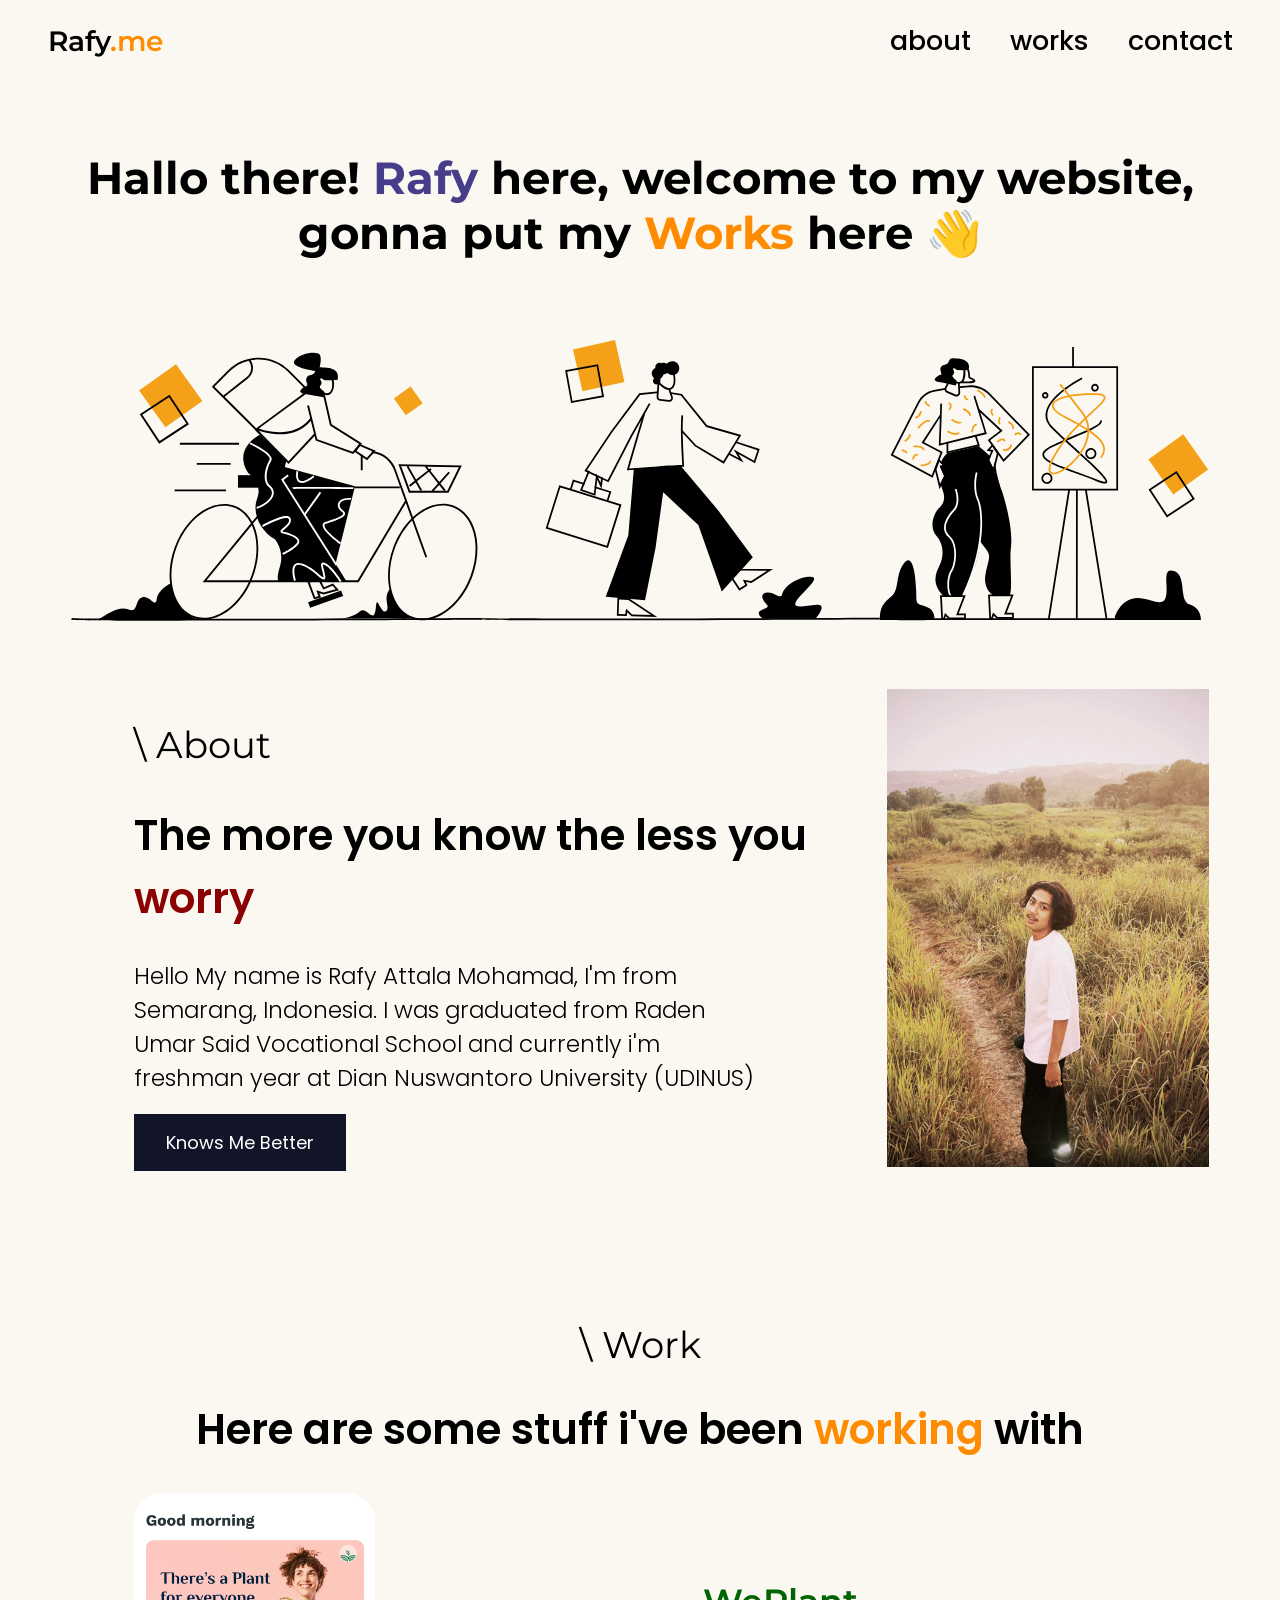
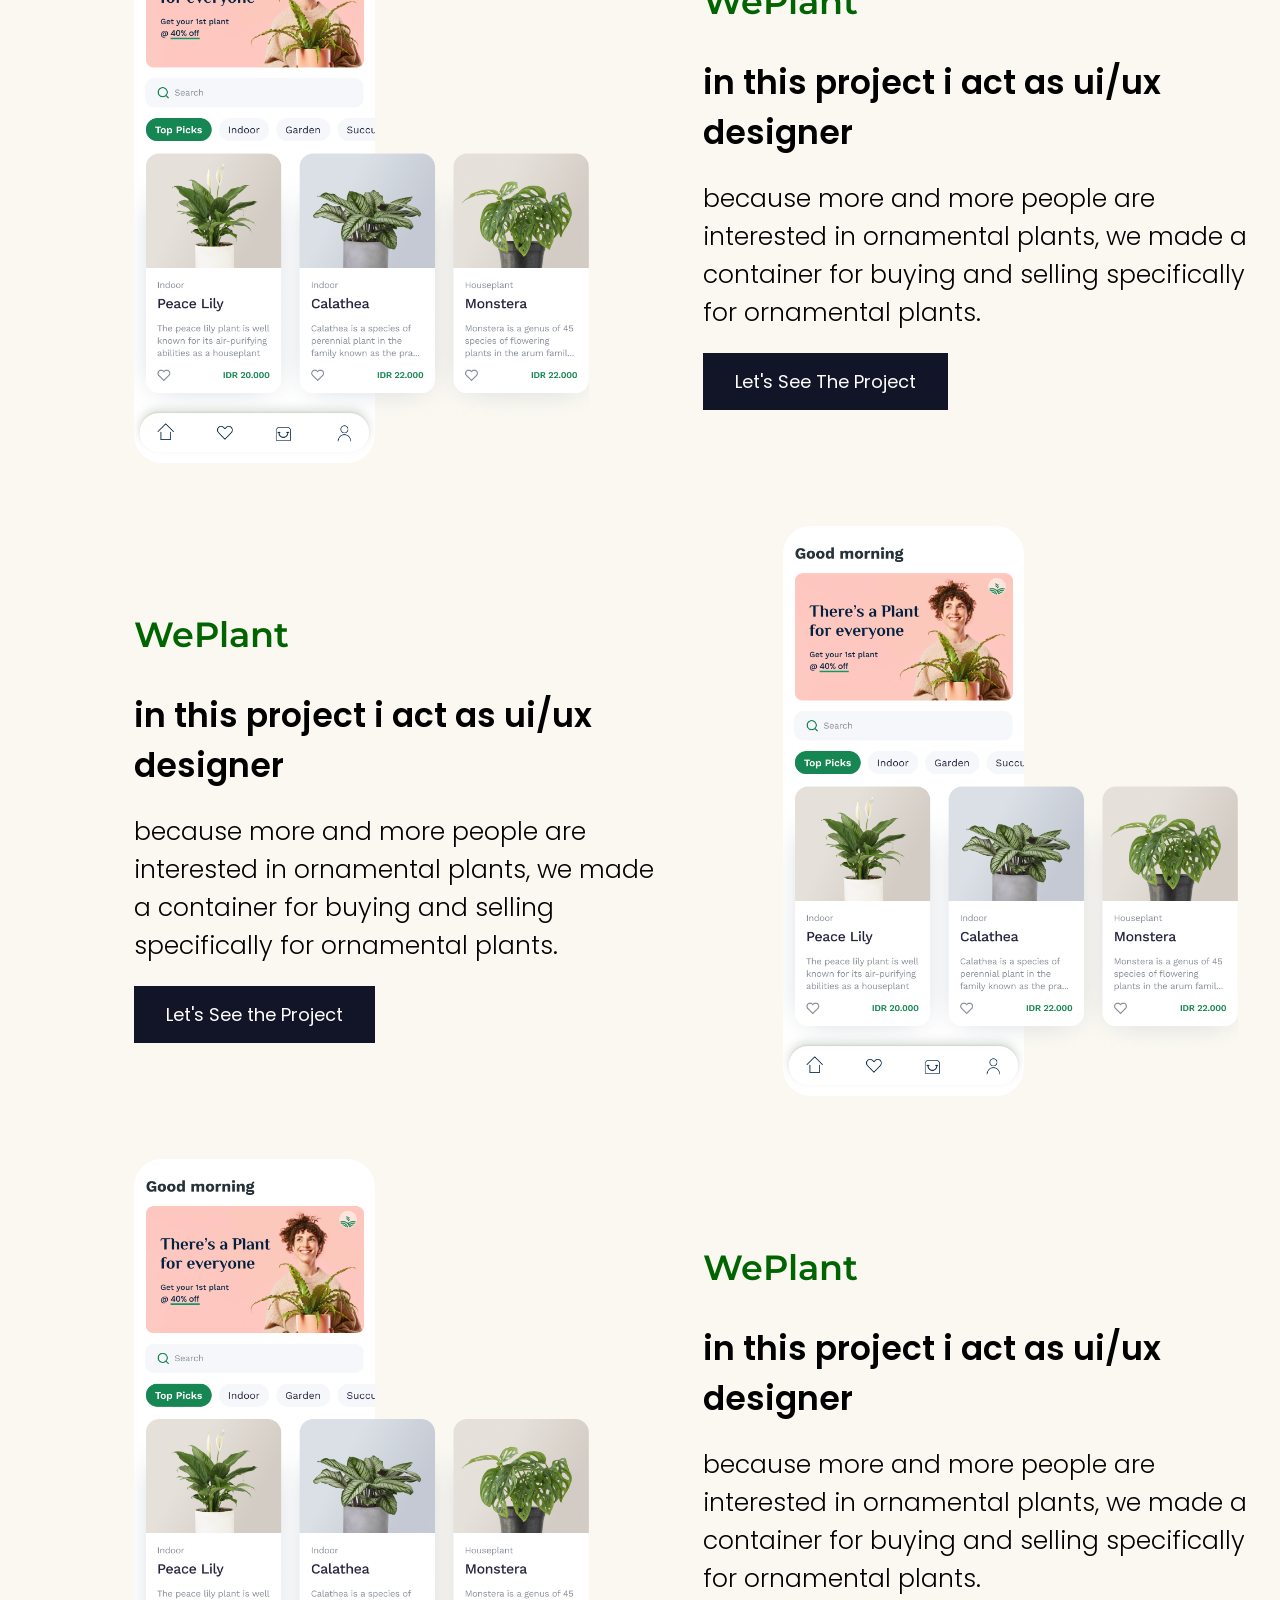
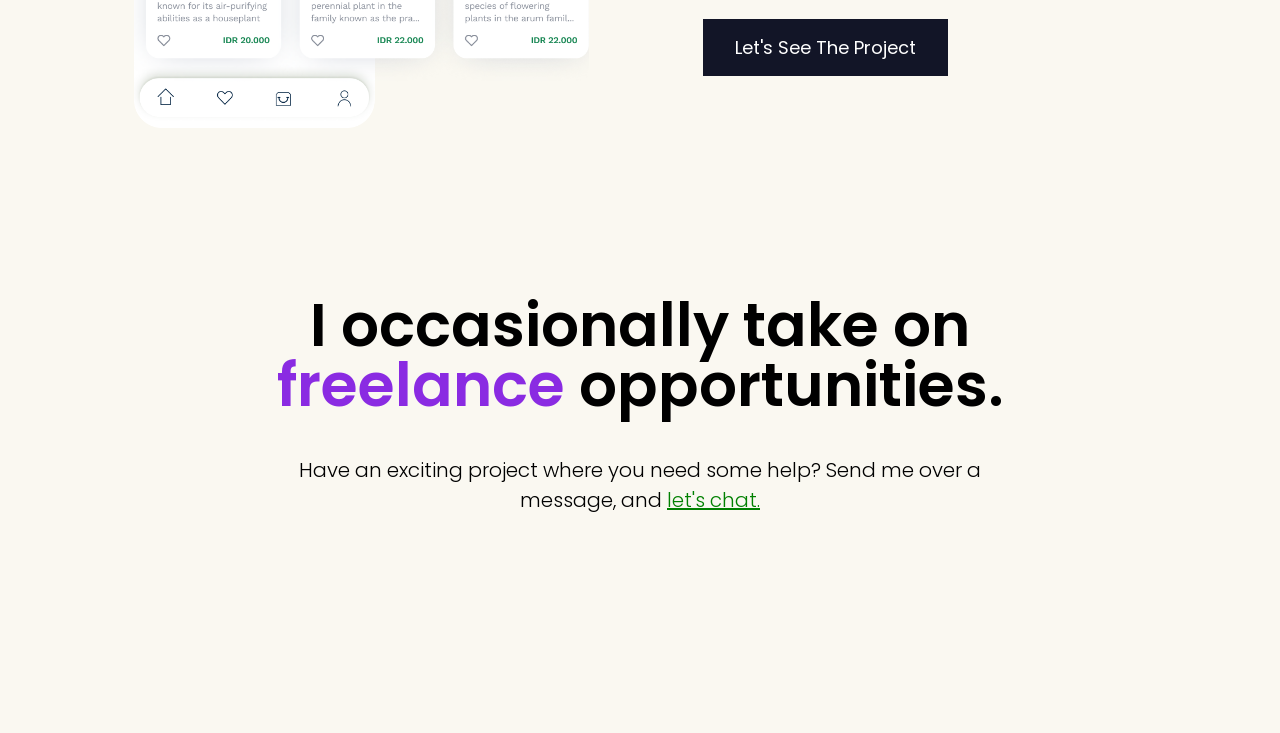
<file: index.html>
<!DOCTYPE html>
<html lang="en">
<head>
    <meta charset="UTF-8">
    <meta http-equiv="X-UA-Compatible" content="IE=edge">
    <meta name="viewport" content="width=device-width, initial-scale=1.0">
    <link rel="stylesheet" href="style.css">
    <link href='https://fonts.googleapis.com/css?family=Montserrat' rel='stylesheet'>
    <link href='https://fonts.googleapis.com/css?family=Poppins' rel='stylesheet'>
    <title>rafy.me</title>
</head>
<body>
    <header>
        <ul class="topnavbar">
            <div class="logo">
                <li><a href="index.html">Rafy<span style="color:darkorange;">.me</span></a></li>
            </div>
            <div class="menu">
                <li><a href="#about">about</a></li>
                <li><a href="#works">works</a></li>
                <li><a href="#contact">contact</a></li>
            </div>
        </ul>
    </header>
        <main class="introduction">
            <h1>Hallo there! <span style="color:darkslateblue;">Rafy</span> here, welcome to
                my website, gonna put my <span style="color: darkorange;">Works</span> here 👋</H1>
            <!-- <h3>Lorem ipsum dolor sit amet consectetur adipisicing elit.</h3> -->
        </main>
        <div class="mainimage">
            <img src="image1.svg" alt="">
        </div>

    <div class="content1" id="about">
        <div class="main-content1">
            <p>\ About</p>
            <h1>The more you know the less you <span style="color:darkred">worry</span></h1>
            <h2> Hello My name is Rafy Attala Mohamad, I'm from Semarang, Indonesia. I was graduated from Raden Umar Said Vocational School and currently i'm freshman year at Dian Nuswantoro University (UDINUS)</h2>
            <button type="button"><a href="knowsmebetter.html">Knows Me Better</a></button>
        </div>
        <img src="image4.jpg" alt="">
    </div>

    <div class="content2" id="works">
        <h1>\ Work</h1>
        <h3>Here are some stuff i've been <span style="color: darkorange;">working</span> with</h3>
    </div>

    <div class="porto-weplant">
        <img src="image5.png" alt="">
        <div class="desc-weplant">
            <p>WePlant</p>
            <h1>in this project i act as ui/ux designer</h1>
            <h2>because more and more people are interested in ornamental plants, we made a container for buying and selling specifically for ornamental plants.</h2>
            <button type="button"><a href="weplant.html">Let's See The Project</a></button>
        </div>
    </div>

    <div class="porto-lorem1">
        <div class="desc-lorem1">
            <p>WePlant</p>
            <h1>in this project i act as ui/ux designer</h1>
            <h2>because more and more people are interested in ornamental plants, we made a container for buying and selling specifically for ornamental plants.</h2>
            <button type="button"><a href="weplant.html">Let's See the Project</a></button>
        </div>
        <img src="image5.png" alt="">
    </div>

    <div class="porto-lorem2">
        <img src="image5.png" alt="">
        <div class="desc-lorem2">
            <p>WePlant</p>
            <h1>in this project i act as ui/ux designer</h1>
            <h2>because more and more people are interested in ornamental plants, we made a container for buying and selling specifically for ornamental plants.</h2>
            <button type="button"><a href="weplant.html">Let's See The Project</a></button>
        </div>
    </div>

    <div class="contact" id="contact">
        <h1>I occasionally take on <span style="color:blueviolet ">freelance</span> opportunities.</h1>
        <p>Have an exciting project where you need some help?
        Send me over a message, and <a href="https://wa.me/6281315488727">let's chat.</a></p>
    </div>
</body>
</html>
</file>
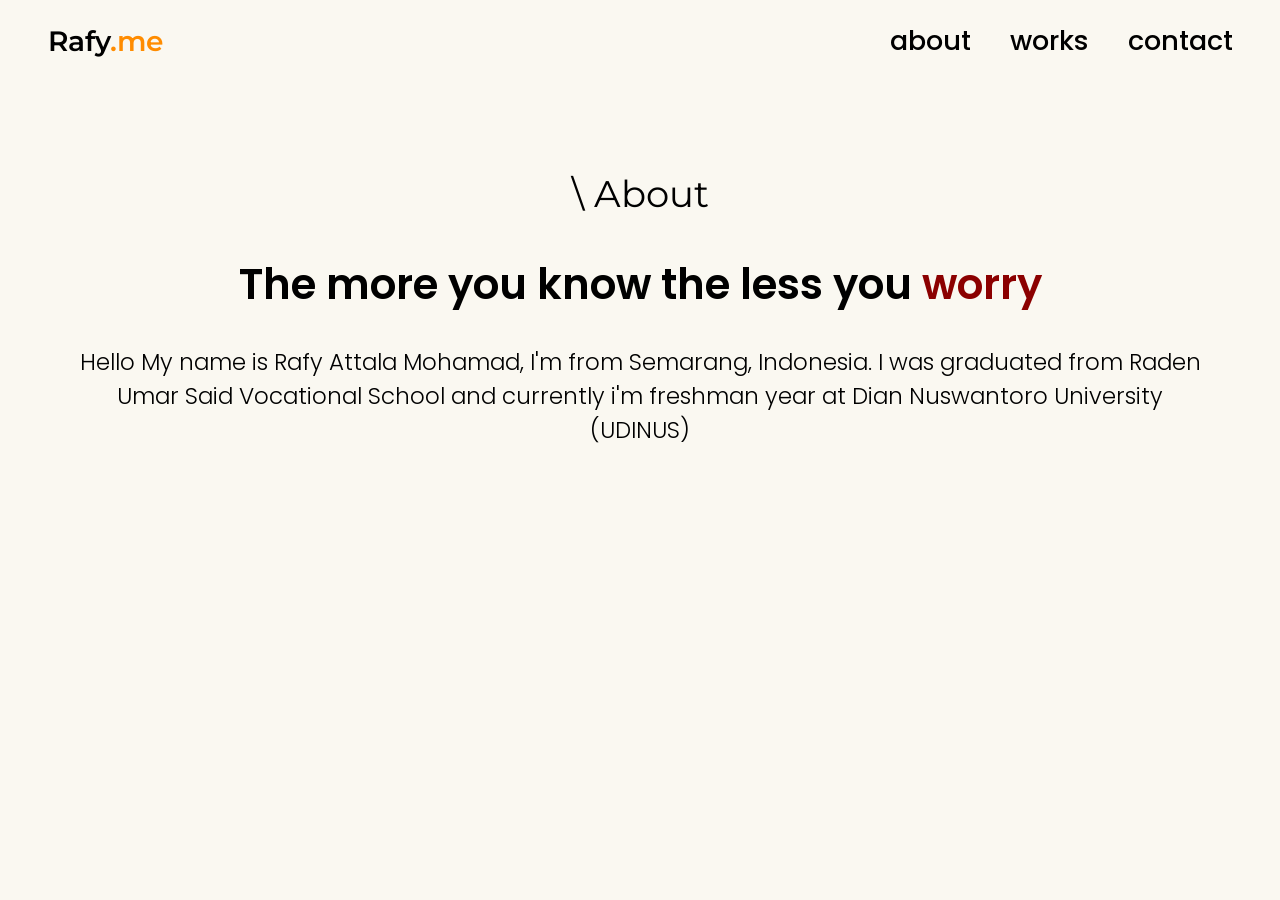
<file: knowsmebetter.html>
<!DOCTYPE html>
<html lang="en">
<head>
    <meta charset="UTF-8">
    <meta http-equiv="X-UA-Compatible" content="IE=edge">
    <meta name="viewport" content="width=device-width, initial-scale=1.0">
    <link rel="stylesheet" href="style.css">
    <link href='https://fonts.googleapis.com/css?family=Montserrat' rel='stylesheet'>
    <link href='https://fonts.googleapis.com/css?family=Poppins' rel='stylesheet'>
    <title>rafy.me</title>
</head>
<body>
    <header>
        <ul class="topnavbar">
            <div class="logo">
                <li><a href="index.html">Rafy<span style="color:darkorange;">.me</span></a></li>
            </div>
            <div class="menu">
                <li><a href="#">about</a></li>
                <li><a href="#">works</a></li>
                <li><a href="#">contact</a></li>
            </div>
        </ul>
    </header>

    <div class="kmb-content1">
        <div class="kmb-main-content1">
            <p>\ About</p>
            <h1>The more you know the less you <span style="color:darkred">worry</span></h1>
            <h2> Hello My name is Rafy Attala Mohamad, I'm from Semarang, Indonesia. I was graduated from Raden Umar Said Vocational School and currently i'm freshman year at Dian Nuswantoro University (UDINUS)</h2>
        </div>
    </div>
</body>
</html>
</file>
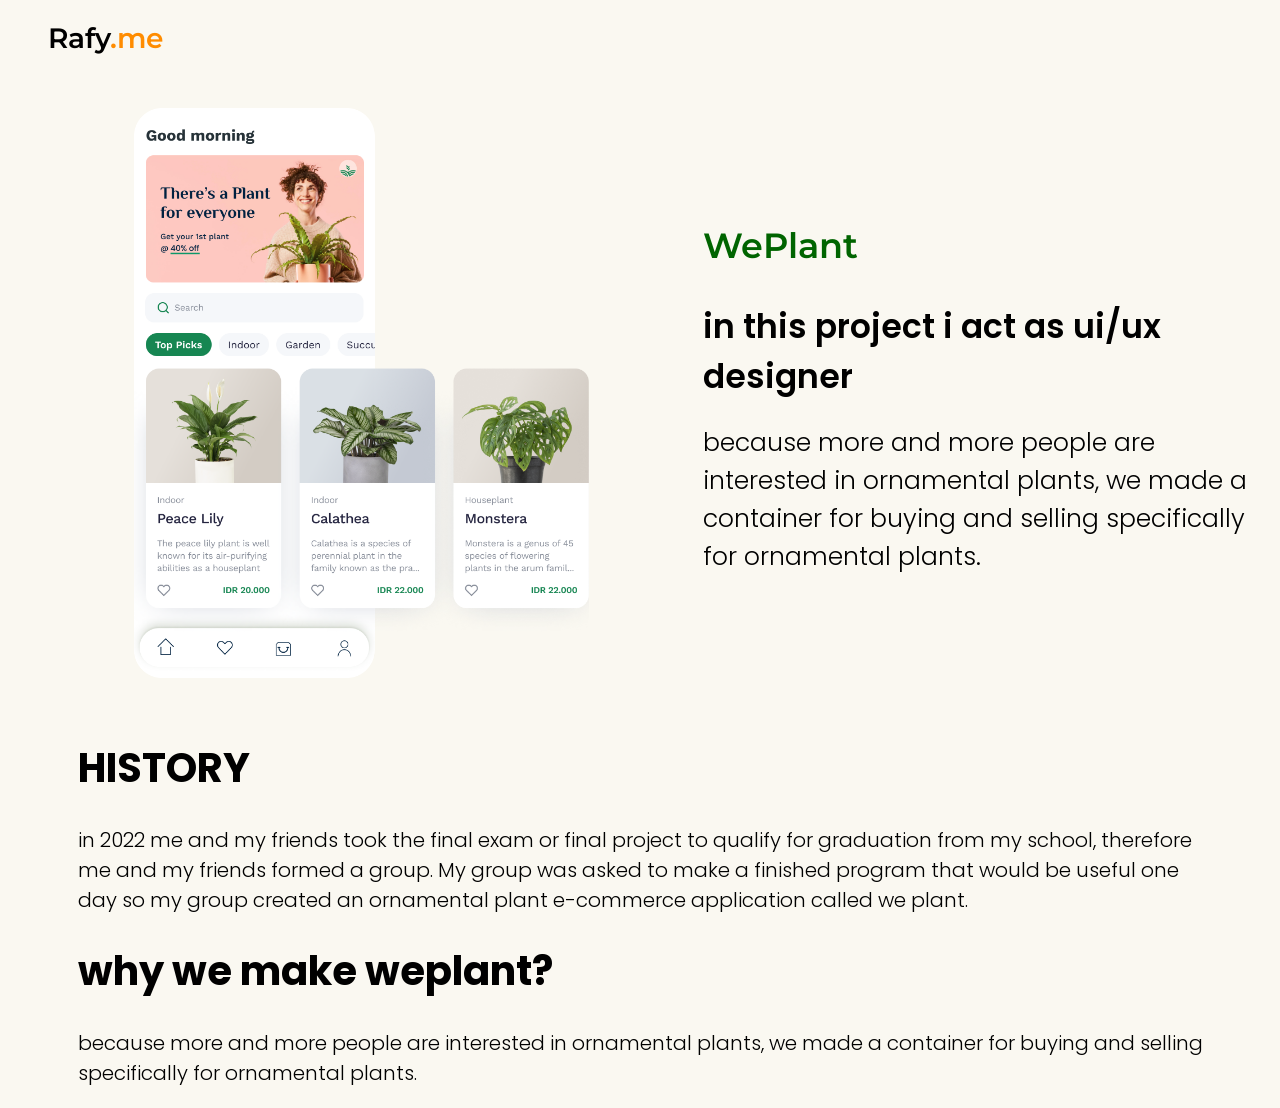
<file: weplant.html>
<!DOCTYPE html>
<html lang="en">
<head>
    <meta charset="UTF-8">
    <meta http-equiv="X-UA-Compatible" content="IE=edge">
    <meta name="viewport" content="width=device-width, initial-scale=1.0">
    <link href='https://fonts.googleapis.com/css?family=Montserrat' rel='stylesheet'>
    <link href='https://fonts.googleapis.com/css?family=Poppins' rel='stylesheet'>
    <title>Rafy.me</title>
    <link rel="stylesheet" href="style.css">
</head>
<body>
    <header>
        <ul class="topnavbar">
            <div class="logo">
                <li><a href="index.html">Rafy<span style="color:darkorange;">.me</span></a></li>
            </div>
            <!-- <div class="menu"> 
                <li><a href="#">about</a></li>
                <li><a href="#">works</a></li>
                <li><a href="#">contact</a></li>
            </div>-->
        </ul>
    </header>
    <main class=description>
        <div class="porto-weplant">
            <img src="image5.png" alt="">
            <div class="desc-weplant">
                <p>WePlant</p>
                <h1>in this project i act as ui/ux designer</h1>
                <h2>because more and more people are interested in ornamental plants, we made a container for buying and selling specifically for ornamental plants.</h2>
            </div> 
        </div>
        <div class="details">
        <h1>HISTORY</h1>
        <p>in 2022 me and my friends took the final exam or final project to qualify for graduation from my school, therefore me and my friends formed a group. My group was asked to make a finished program that would be useful one day so my group created an ornamental plant e-commerce application called we plant.</p>
        <H1>why we make weplant?</H1>
        <p>because more and more people are interested in ornamental plants, we made a container for buying and selling specifically for ornamental plants.</p>
        <!-- <img src="image6.jpeg" alt=""> -->
        
    </div>
    </main>
</body>
</html>
</file>
<file: style.css>
html{
    scroll-behavior: smooth;
}
body {
    background-color: #faf8f1;

}

header{
    position: fixed;
    width: 100%;
    top: 0;
    background-color: #faf8f1;
}

.topnavbar{
    display: flex;
    justify-content: space-between;
    align-items: center;
    list-style: none;
    font-family: 'Poppins';
}

.logo li {
    text-decoration: none;
    font-family: 'Montserrat';
    font-size: 28px;
    font-weight: 600;
    padding: 5px 10px 0 0;
}

.logo li a {
    text-decoration: none;
    color: black;
}

.menu {
    margin-right: 20px;
}

.menu li {
    display: inline-block;
    font-size: 27px;
    font-weight: 500;
    padding: 5px 35px 0 0;
    text-decoration: none;
}

.menu li a {
    text-decoration: none;
    color: black;
}

.introduction h1 {
    
    font-family: 'Montserrat';
    font-size: 45px;
    font-weight: bold;
    text-align: center;
    margin: 50px 50px 0 50px;
    padding-top: 100px;
}

.introduction h3 {
    font-family: 'Montserrat';
    font-weight: 550;
    font-size: 20px;
    text-align: center;
}

.mainimage img{
    margin: 80px 0 0 0;
    display: block;
    margin-left: auto;
    margin-right: auto;
    width: 90%;
    height: 100%;
}

.content1 {
    display: flex;
    justify-content: space-between;
    padding: 5% 5% 5% 10%;
    align-items: center;
}

.content1 p {
    font-family: 'Montserrat';
    font-size: 37px;
    font-weight: 400;
    text-decoration: none;
}

.content1 h1 {
    font-family: 'Poppins';
    font-size: 42px;
    font-weight: 600;
}

.content1 h2{
    font-family: 'Poppins';
    font-size: 23px;
    font-weight: 300;
    padding-right: 10%;
}

.content1 button{
    background-color: #121527;
    border: none;
    padding: 15px 32px;
    text-align: center;
    text-decoration: none;
    display: inline-block;
    font-size: 18px;
    font-family: 'Poppins';
}

.content1 a{
    text-decoration: none;
    color: white;
}

.content1 .main-content1{
    padding: 0% 5% 0% 0%;
}

.content1 img {
    width: 30%;
}

.content2{
    text-align: center;
    padding: 5% 5% 0% 5%;
}

.content2 h1{
    font-family: 'Montserrat';
    font-size: 37px;
    font-weight: 400;
    text-decoration: none;
}

.content2 h3{
    font-family: 'Poppins';
    font-size: 42px;
    font-weight: 600;
    padding: 0% 10% 0% 10%;
    line-height: 1;
}

.porto-weplant {
    display: flex;
    align-content: space-between;
    align-items: center;
    padding: 0% 0% 0% 10%;
}

.porto-weplant img{
    width: 40%;
}

.porto-weplant h1 p{
    display: flex;
    justify-content: space-between;
}

.porto-weplant p{
    font-family: 'Montserrat';
    font-size: 35px;
    font-weight: 600;
    text-decoration: none;
    color:darkgreen;
}

.porto-weplant h1{
    font-family: 'Poppins';
    font-size: 33px;
    font-weight: 600;
    padding-right: 10%;
}

.porto-weplant h2{
    font-family: 'Poppins';
    font-size: 25px;
    font-weight: 300;
}

.desc-weplant{
    padding-left: 10%;
}

.porto-weplant button{
    background-color: #121527;
    border: none;
    padding: 15px 32px;
    text-align: center;
    text-decoration: none;
    display: inline-block;
    font-size: 18px;
    font-family: 'Poppins';
}

.porto-weplant a {
    text-decoration: none;
    color: white;
}

.porto-lorem1 {
    display: flex;
    align-content: space-between;
    align-items: center;
    padding: 5% 0% 0% 10%;
}

.porto-lorem1 img{
    width: 40%;
    padding-right: 3%;
}

.porto-lorem1 h1 p{
    display: flex;
    justify-content: space-between;
}

.porto-lorem1 p{
    font-family: 'Montserrat';
    font-size: 35px;
    font-weight: 600;
    text-decoration: none;
    color:darkgreen;
}

.porto-lorem1 h1{
    font-family: 'Poppins';
    font-size: 33px;
    font-weight: 600;
    padding-right: 10%;
}

.porto-lorem1 h2{
    font-family: 'Poppins';
    font-size: 25px;
    font-weight: 300;
}

.desc-lorem1{
    padding-right: 10%;
}

.porto-lorem1 button{
    background-color: #121527;
    border: none;
    padding: 15px 32px;
    text-align: center;
    text-decoration: none;
    display: inline-block;
    font-size: 18px;
    font-family: 'Poppins';
}

.porto-lorem1 a {
    text-decoration: none;
    color: white;
}

.porto-lorem2 {
    display: flex;
    align-content: space-between;
    align-items: center;
    padding: 5% 0% 0% 10%;
}

.porto-lorem2 img{
    width: 40%;
}

.porto-lorem2 h1 p{
    display: flex;
    justify-content: space-between;
}

.porto-lorem2 p{
    font-family: 'Montserrat';
    font-size: 35px;
    font-weight: 600;
    text-decoration: none;
    color:darkgreen;
}

.porto-lorem2 h1{
    font-family: 'Poppins';
    font-size: 33px;
    font-weight: 600;
    padding-right: 10%;
}

.porto-lorem2 h2{
    font-family: 'Poppins';
    font-size: 25px;
    font-weight: 300;
}

.desc-lorem2{
    padding-left: 10%;
}

.porto-lorem2 button{
    background-color: #121527;
    border: none;
    padding: 15px 32px;
    text-align: center;
    text-decoration: none;
    display: inline-block;
    font-size: 18px;
    font-family: 'Poppins';
}

.porto-lorem2 a {
    text-decoration: none;
    color: white;
}

.contact{
    text-align: center;
    padding: 10% 5% 15% 5%;
}

.contact h1{
    font-family: 'Poppins';
    font-size: 60px;
    font-weight: 600;
    padding: 0% 10% 0% 10%;
    line-height: 1;
}

.contact p{
    font-family: 'Poppins';
    font-size: 20px;
    font-weight: 300;
    padding: 0% 20% 0% 20%;
}

.contact p a{
    color: green;
}

.kmb-content1 {
    text-align: center;
    padding: 10% 5% 5% 5%;
}

.kmb-content1 p {
    font-family: 'Montserrat';
    font-size: 37px;
    font-weight: 400;
    text-decoration: none;
}

.kmb-content1 h1 {
    font-family: 'Poppins';
    font-size: 42px;
    font-weight: 600;
}

.kmb-content1 h2{
    font-family: 'Poppins';
    font-size: 23px;
    font-weight: 300;
}

.kmb-content1 a{
    text-decoration: none;
    color: white;
}

.kmb-content1 img {
    width: 30%;
}

/* Detail Project */
.description{
    padding-top: 100px;
}

.description .details{
    font-family: 'Poppins';
    margin-top: 60px;
    width: 90%;
    font-size: 20px;
    font-weight: 300;
    line-height: 1.5;
    margin-left: 70px;
}

.details img{
    width: 60%;
}
</file>
